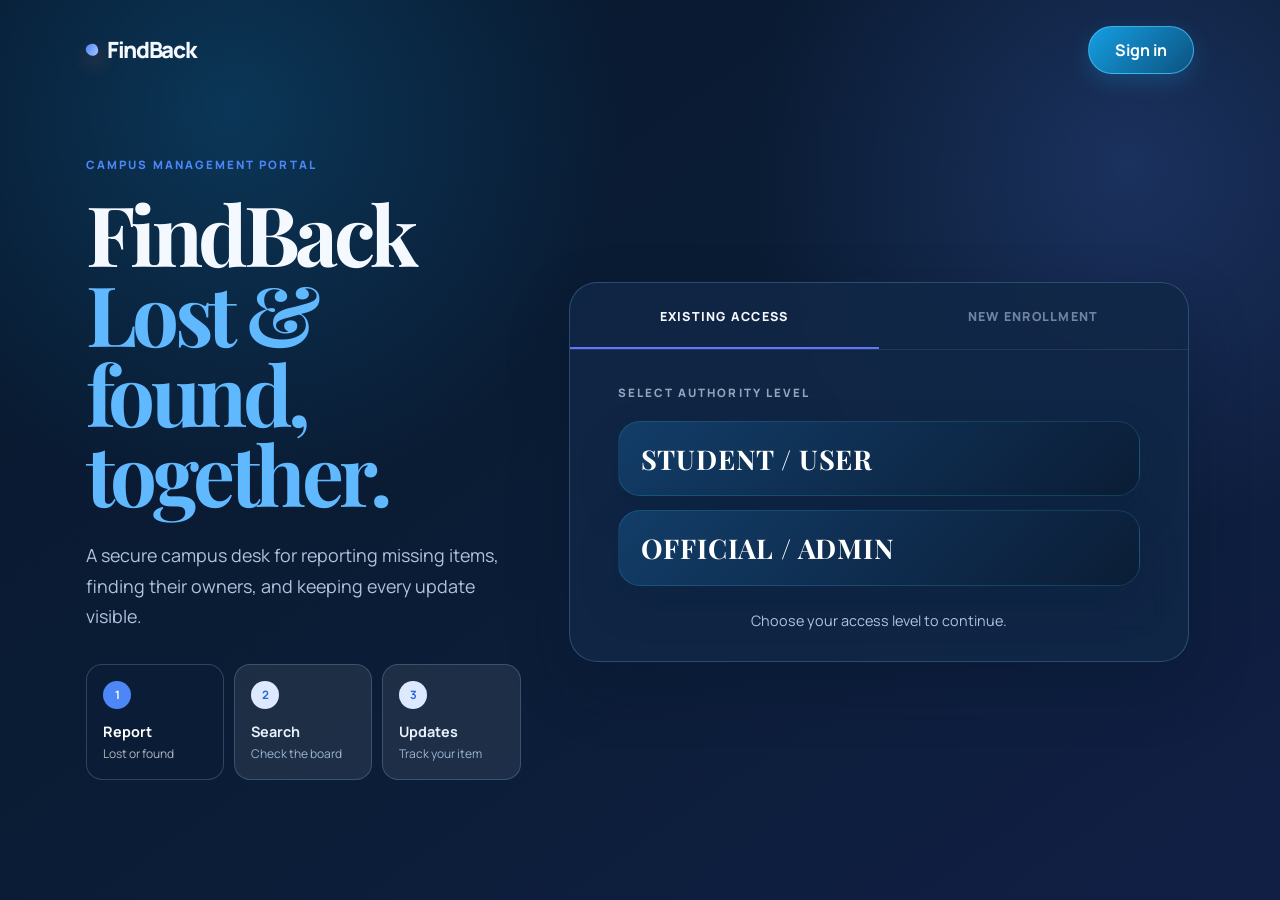
<file: frontend/index.html>
<!doctype html>
<html lang="en">
<head>
  <meta charset="UTF-8">
  <meta name="viewport" content="width=device-width, initial-scale=1.0">
  <title>FindBack | Campus Management Portal</title>
  <link rel="stylesheet" href="../css/style.css">
</head>
<body class="home">
  <nav>
    <a class="brand" href="index.html">FindBack</a>
    <div data-nav-links></div>
  </nav>

  <main class="gate portal-gate">
    <div class="gate-copy">
      <p class="eyebrow">CAMPUS MANAGEMENT PORTAL</p>
      <h1>FindBack<br><em>Lost & found, together.</em></h1>
      <p class="lead">A secure campus desk for reporting missing items, finding their owners, and keeping every update visible.</p>
      <div class="flow-steps login-journey" aria-label="FindBack workspace">
        <div class="flow-step active"><b>1</b><strong>Report</strong><small>Lost or found</small></div>
        <div class="flow-step"><b>2</b><strong>Search</strong><small>Check the board</small></div>
        <div class="flow-step"><b>3</b><strong>Updates</strong><small>Track your item</small></div>
      </div>
    </div>

    <section class="gate-panel portal-card">
      <div class="portal-tabs" role="tablist" aria-label="Account access">
        <button class="portal-tab active" type="button" role="tab" aria-selected="true" data-auth-tab="login">EXISTING ACCESS</button>
        <button class="portal-tab" type="button" role="tab" aria-selected="false" data-auth-tab="register">NEW ENROLLMENT</button>
      </div>
      <div id="role-step">
        <p class="eyebrow">SELECT AUTHORITY LEVEL</p>
        <div class="role-grid">
          <button class="role-card student" type="button" data-choose="student">
            <strong>STUDENT / USER</strong>
          </button>
          <button class="role-card admin" type="button" data-choose="admin">
            <strong>OFFICIAL / ADMIN</strong>
          </button>
        </div>
        <p class="account-prompt">Choose your access level to continue.</p>
      </div>

      <div id="login-step" hidden>
        <button class="text-link" id="back-to-roles" type="button">Change view</button>
        <p class="eyebrow" id="login-eyebrow">IDENTITY TAG</p>
        <form data-auth="login">
          <input type="hidden" name="role" value="student">
          <label>Email<input name="email" type="email" required placeholder="you@college.edu"></label>
          <label>Security key<input name="password" type="password" required></label>
          <button class="button" type="submit" id="login-submit">ENTER PORTAL</button>
          <p class="form-message"></p>
        </form>
        <p id="student-extra">New student? <a id="create-account-link" href="register.html?role=student">Create a student account</a></p>
        <p id="admin-extra" hidden>Need access? <a id="admin-account-link" href="register.html?role=admin">Create an admin account</a></p>
      </div>

      <div id="register-step" hidden>
        <p class="eyebrow">SELECT AUTHORITY LEVEL</p>
        <div class="role-grid compact">
          <button class="role-card student selected" type="button" data-register-role="student"><strong>CITIZEN / USER</strong></button>
          <button class="role-card admin" type="button" data-register-role="admin"><strong>OFFICIAL / ADMIN</strong></button>
        </div>
        <form data-auth="register" class="portal-register-form">
          <input type="hidden" name="role" value="student">
          <label>Identity tag<input name="name" required placeholder="Your full name"></label>
          <label>Email address<input name="email" type="email" required placeholder="you@college.edu"></label>
          <label>Security key<input name="password" type="password" minlength="6" required placeholder="Minimum 6 characters"></label>
          <button class="button" type="submit">REGISTER NEW PROTOCOL</button>
          <p class="form-message"></p>
        </form>
      </div>

      <div id="enter-step" hidden>
        <p class="eyebrow">YOU’RE SIGNED IN</p>
        <h2 id="enter-title">Continue</h2>
        <p class="panel-note" id="enter-note"></p>
        <a class="button" id="enter-view" href="dashboard.html">Open my view</a>
      </div>
    </section>
  </main>
  <script src="../js/auth.js"></script>
</body>
</html>
</file>
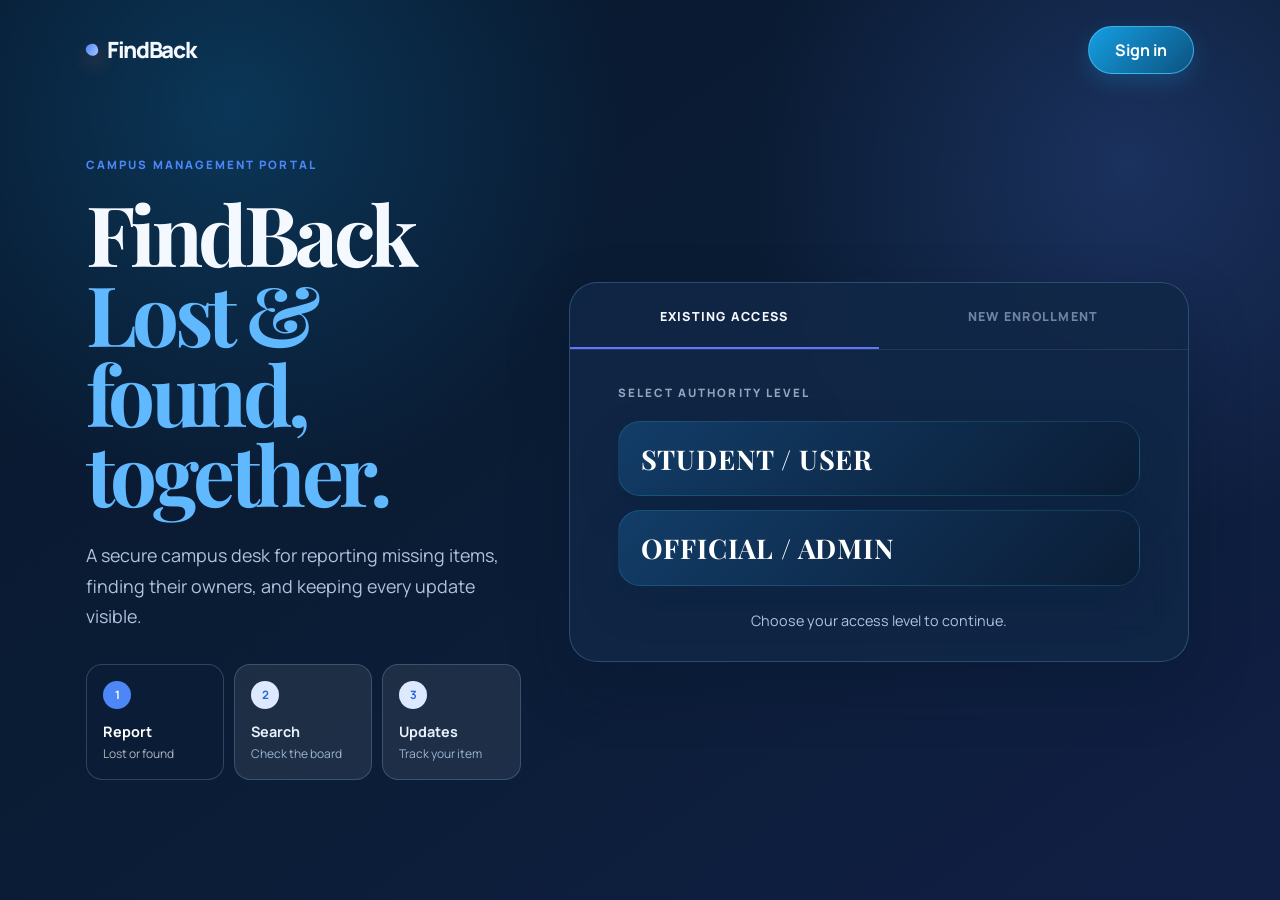
<file: frontend/admin.html>
<!doctype html>
<html lang="en">
<head>
  <meta charset="UTF-8">
  <meta name="viewport" content="width=device-width, initial-scale=1.0">
  <title>Admin view | FindBack</title>
  <link rel="stylesheet" href="../css/style.css">
</head>
<body>
  <nav>
    <a class="brand" href="index.html">FindBack</a>
    <div data-nav-links></div>
  </nav>
  <main class="content">
    <p class="eyebrow">ADMIN VIEW</p>
    <h1>Lost & found desk</h1>
    <p class="lead">New student lost reports land here. Search the board and mark an item found so students can see the update.</p>
    <div class="status-rail" aria-label="Admin verification flow"><div class="complete">Reported</div><div class="current">Match</div><div>Verify</div><div>Returned</div></div>
    <div id="stats" class="stats admin-stats">Loading...</div>

    <div class="section-head">
      <div>
        <p class="eyebrow">ALERTS</p>
        <h2>Student notifications</h2>
      </div>
      <button class="button small secondary" id="mark-read" type="button">Mark alerts read</button>
    </div>
    <div id="notifications" class="notice-list"><p>Loading alerts...</p></div>

    <div class="section-head">
      <div>
        <p class="eyebrow">SEARCH & UPDATE</p>
        <h2>Campus item board</h2>
      </div>
    </div>
    <form id="search-form" class="search-bar">
      <input id="item-search" type="search" placeholder="Search by name, location or category">
      <select id="type-filter">
        <option value="">All items</option>
        <option value="lost">Lost items</option>
        <option value="found">Found items</option>
      </select>
      <button class="button" type="submit">Search</button>
    </form>
    <div id="items" class="items-grid" data-admin-board><p>Loading reports...</p></div>

    <div class="section-head">
      <div><p class="eyebrow">STEP 3 · VERIFY</p><h2>Claim requests</h2></div>
      <span class="form-badge">REVIEW BEFORE RETURN</span>
    </div>
    <div id="claims" class="notice-list"><p>Loading claim requests...</p></div>
  </main>
  <script src="../js/auth.js"></script>
  <script src="../js/admin.js?v=2"></script>
  <script src="../js/items.js?v=2"></script>
</body>
</html>
</file>
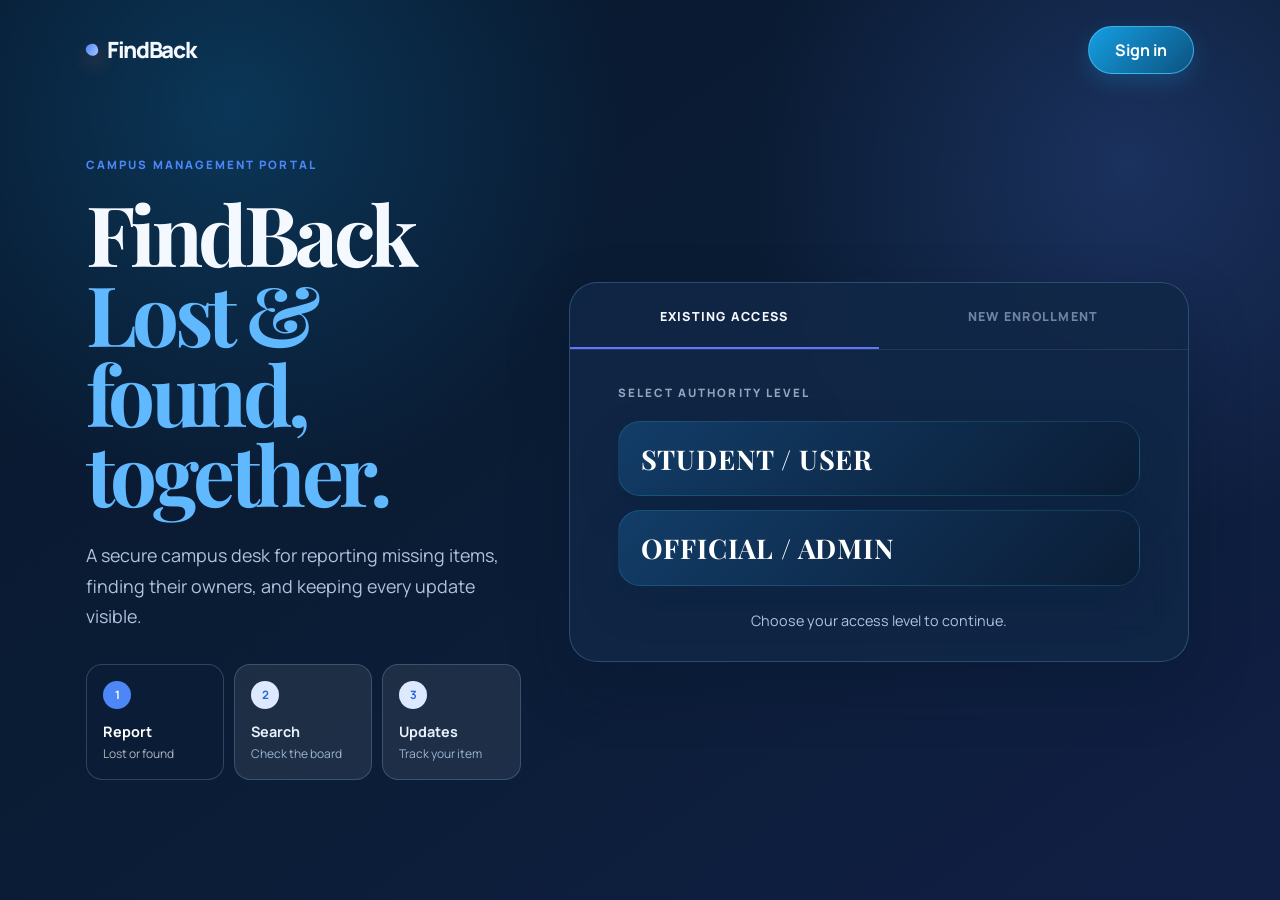
<file: frontend/dashboard.html>
<!doctype html>
<html lang="en">
<head>
  <meta charset="UTF-8">
  <meta name="viewport" content="width=device-width, initial-scale=1.0">
  <title>Student view | FindBack</title>
  <link rel="stylesheet" href="../css/style.css">
</head>
<body>
  <nav>
    <a class="brand" href="index.html">FindBack</a>
    <div data-nav-links></div>
  </nav>
  <main class="content">
    <p class="eyebrow">STUDENT VIEW</p>
    <h1 id="welcome">Welcome back</h1>
    <p class="lead">Report a lost item, search the board, and watch for admin “found” updates.</p>
    <div class="flow-steps" aria-label="Student journey">
      <div class="flow-step active"><b>1</b><strong>Report</strong><small>Tell us what happened</small></div>
      <div class="flow-step"><b>2</b><strong>Search</strong><small>Check campus finds</small></div>
      <div class="flow-step"><b>3</b><strong>Claim</strong><small>Share proof of ownership</small></div>
      <div class="flow-step"><b>4</b><strong>Return</strong><small>Collect your item</small></div>
    </div>
    <div class="dashboard-grid">
      <a class="feature-card" href="report-lost.html"><span>LOST</span><h2>Report a lost item</h2><p>Add the item name, photo, and where it was missed. Admin is notified right away.</p></a>
      <a class="feature-card warm" href="report-found.html"><span>FOUND</span><h2>Report a found item</h2><p>Help another student recover something you picked up on campus.</p></a>
      <a class="feature-card" href="items.html"><span>BOARD</span><h2>View lost & found</h2><p>Search every report. Found status from admin shows here too.</p></a>
      <a class="feature-card warm" href="my-reports.html"><span>UPDATES</span><h2>My reports</h2><p>See whether your lost item is still missing or was marked found.</p></a>
    </div>
    <div class="section-head">
      <div><p class="eyebrow">STUDENT NOTIFICATIONS</p><h2>Lost-item updates</h2></div>
    </div>
    <div id="student-notifications" class="notice-list"><p>Loading your notifications...</p></div>
  </main>
  <script src="../js/auth.js"></script>
  <script>
    const user = JSON.parse(localStorage.getItem('user') || 'null');
    if (!user) window.location.href = '/frontend/index.html';
    if (user && user.role === 'admin') window.location.href = '/frontend/admin.html';
    if (user) document.querySelector('#welcome').textContent = 'Hi, ' + user.name.split(' ')[0];
    if (user) {
      fetch('/api/auth/notifications/' + user.id)
        .then((response) => response.json().then((data) => ({ response, data })))
        .then(({ response, data }) => {
          const target = document.querySelector('#student-notifications');
          if (!response.ok) throw new Error(data.error || 'Unable to load notifications.');
          target.innerHTML = data.length ? data.map((note) => `
            <article class="notice ${note.is_read ? '' : 'unread'}">
              <strong>${note.item_status === 'found' ? 'FOUND UPDATE' : 'REPORT RECEIVED'}</strong>
              <p>${note.message}</p>
              <small>${note.title} · ${note.location}</small>
            </article>
          `).join('') : '<p>No updates yet. Your report updates will appear here.</p>';
        })
        .catch((error) => { document.querySelector('#student-notifications').innerHTML = `<p>${error.message}</p>`; });
    }
  </script>
</body>
</html>
</file>
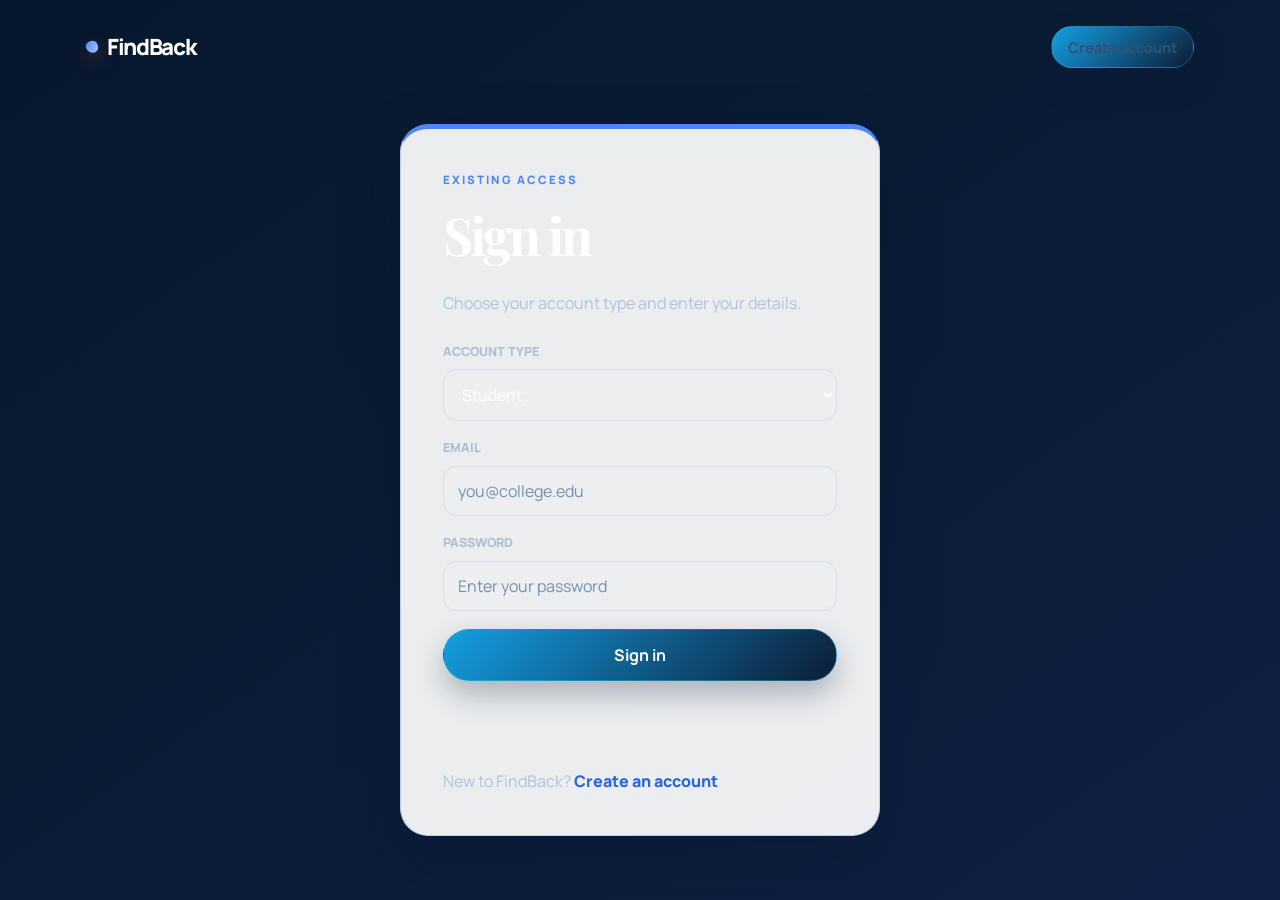
<file: frontend/login.html>
<!doctype html>
<html lang="en">
<head>
  <meta charset="UTF-8">
  <meta name="viewport" content="width=device-width, initial-scale=1.0">
  <title>Sign in | FindBack</title>
  <link rel="stylesheet" href="../css/style.css">
</head>
<body class="auth-page">
  <nav>
    <a class="brand" href="index.html">FindBack</a>
    <a class="button small" href="register.html?role=student">Create account</a>
  </nav>
  <main class="auth-layout">
    <section class="form-card auth-card">
      <p class="eyebrow">EXISTING ACCESS</p>
      <h1>Sign in</h1>
      <p class="panel-note">Choose your account type and enter your details.</p>
      <form data-auth="login">
        <label>Account type
          <select name="role" required>
            <option value="student">Student</option>
            <option value="admin">Admin</option>
          </select>
        </label>
        <label>Email<input name="email" type="email" required placeholder="you@college.edu"></label>
        <label>Password<input name="password" type="password" required placeholder="Enter your password"></label>
        <button class="button" type="submit">Sign in</button>
        <p class="form-message"></p>
      </form>
      <p class="auth-footnote">New to FindBack? <a href="register.html?role=student">Create an account</a></p>
    </section>
  </main>
  <script src="../js/auth.js"></script>
</body>
</html>
</file>
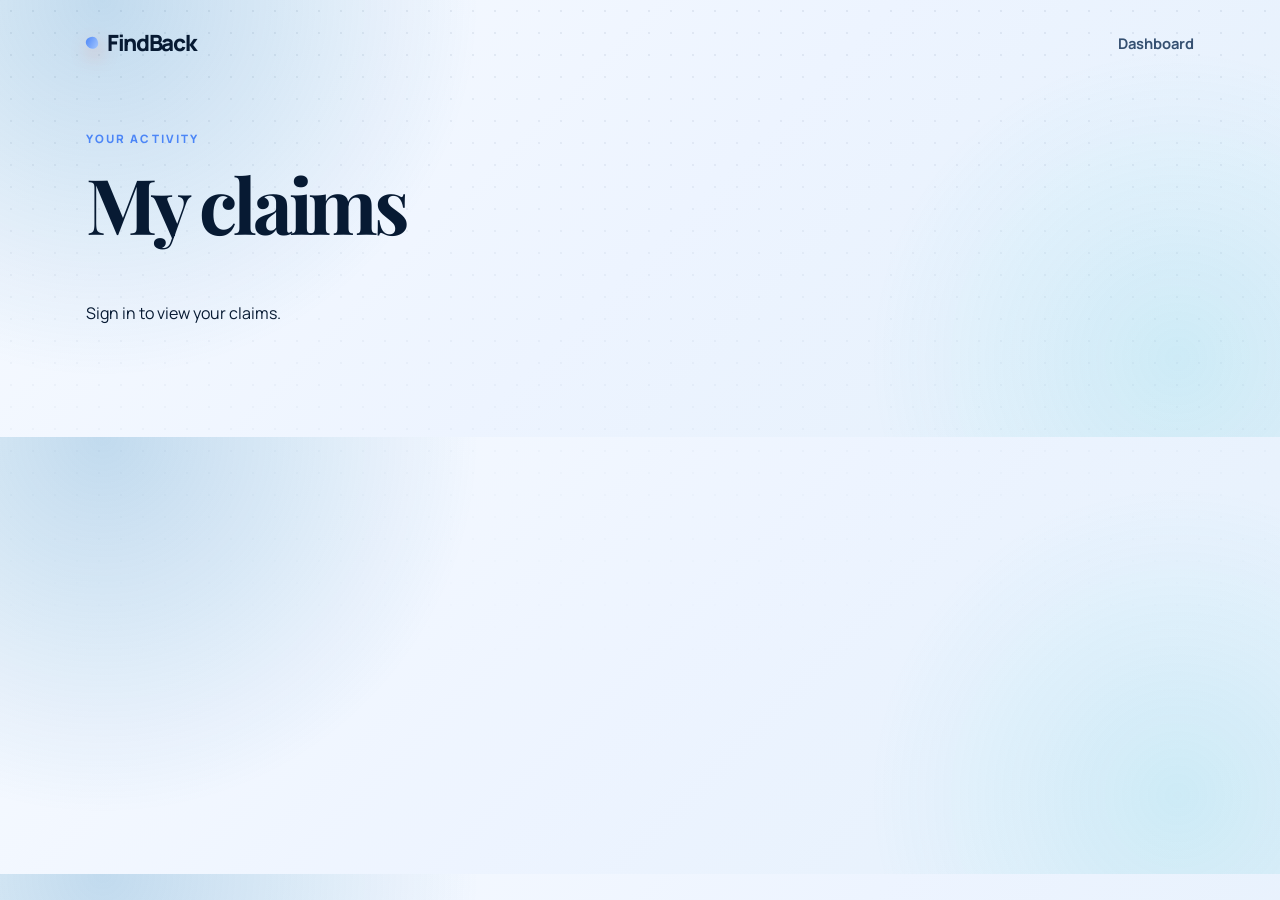
<file: frontend/my-claims.html>
<!doctype html><html lang="en"><head><meta charset="UTF-8"><meta name="viewport" content="width=device-width, initial-scale=1.0"><title>My claims | FindBack</title><link rel="stylesheet" href="../css/style.css"></head><body><nav><a class="brand" href="index.html">FindBack</a><a href="dashboard.html">Dashboard</a></nav><main class="content"><p class="eyebrow">YOUR ACTIVITY</p><h1>My claims</h1><div id="claims" class="items-grid"><p>Sign in to view your claims.</p></div></main><script src="../js/items.js"></script></body></html>
</file>
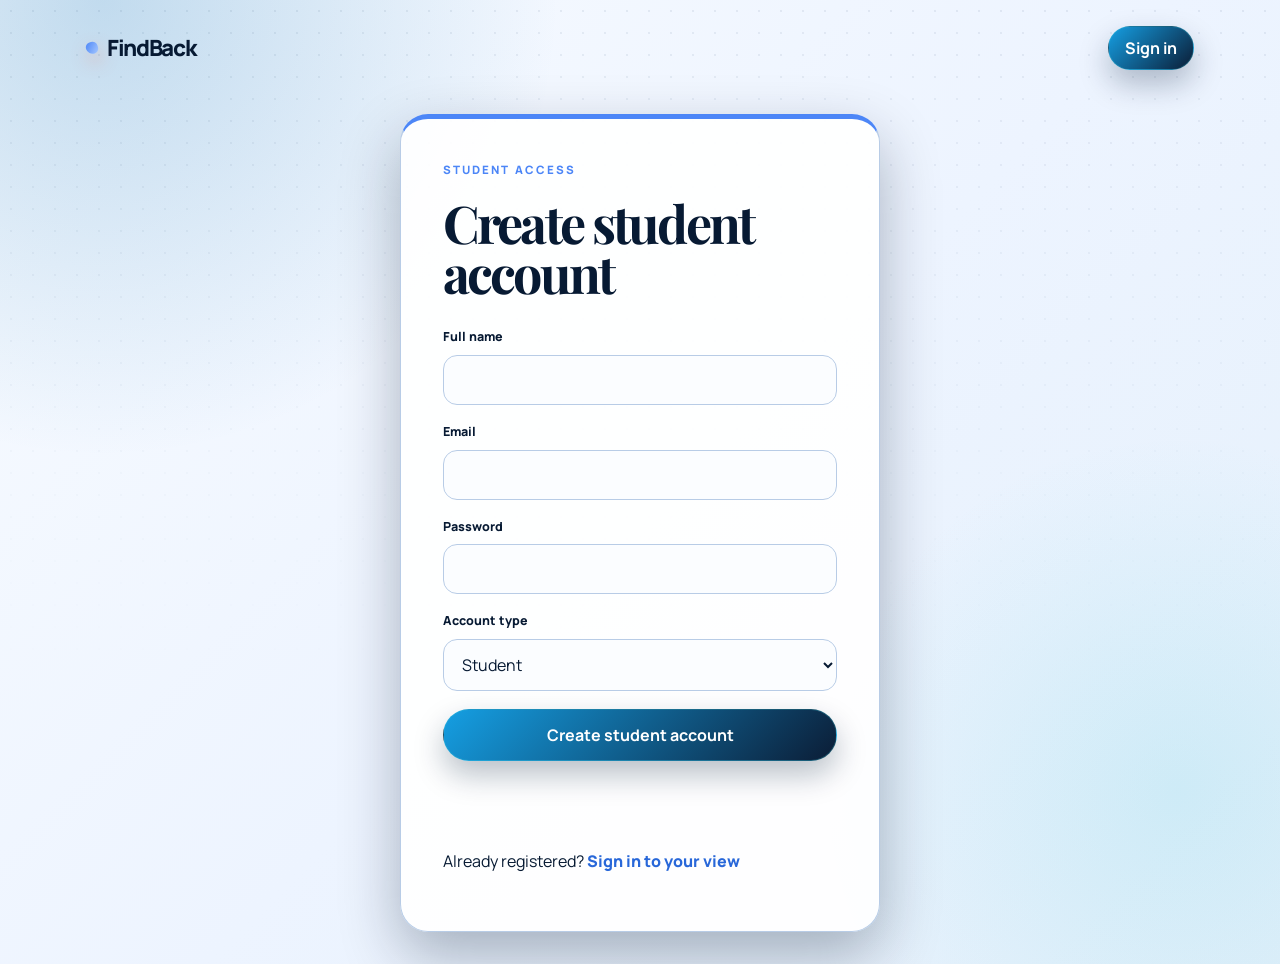
<file: frontend/register.html>
<!doctype html>
<html lang="en">
<head>
  <meta charset="UTF-8">
  <meta name="viewport" content="width=device-width, initial-scale=1.0">
  <title>Create account | FindBack</title>
  <link rel="stylesheet" href="../css/style.css">
</head>
<body>
  <nav>
    <a class="brand" href="index.html">FindBack</a>
    <div data-nav-links></div>
  </nav>
  <main class="form-page">
    <section class="form-card">
      <p class="eyebrow" id="register-eyebrow">STUDENT ACCESS</p>
      <h1 id="register-title">Create student account</h1>
      <form data-auth="register">
        <label>Full name<input name="name" required></label>
        <label>Email<input name="email" type="email" required></label>
        <label>Password<input name="password" type="password" minlength="6" required></label>
        <label>Account type
          <select name="role">
            <option value="student">Student</option>
            <option value="admin">Admin</option>
          </select>
        </label>
        <button class="button" type="submit">Create student account</button>
        <p class="form-message"></p>
      </form>
      <p>Already registered? <a href="index.html">Sign in to your view</a></p>
    </section>
  </main>
  <script src="../js/auth.js"></script>
</body>
</html>
</file>
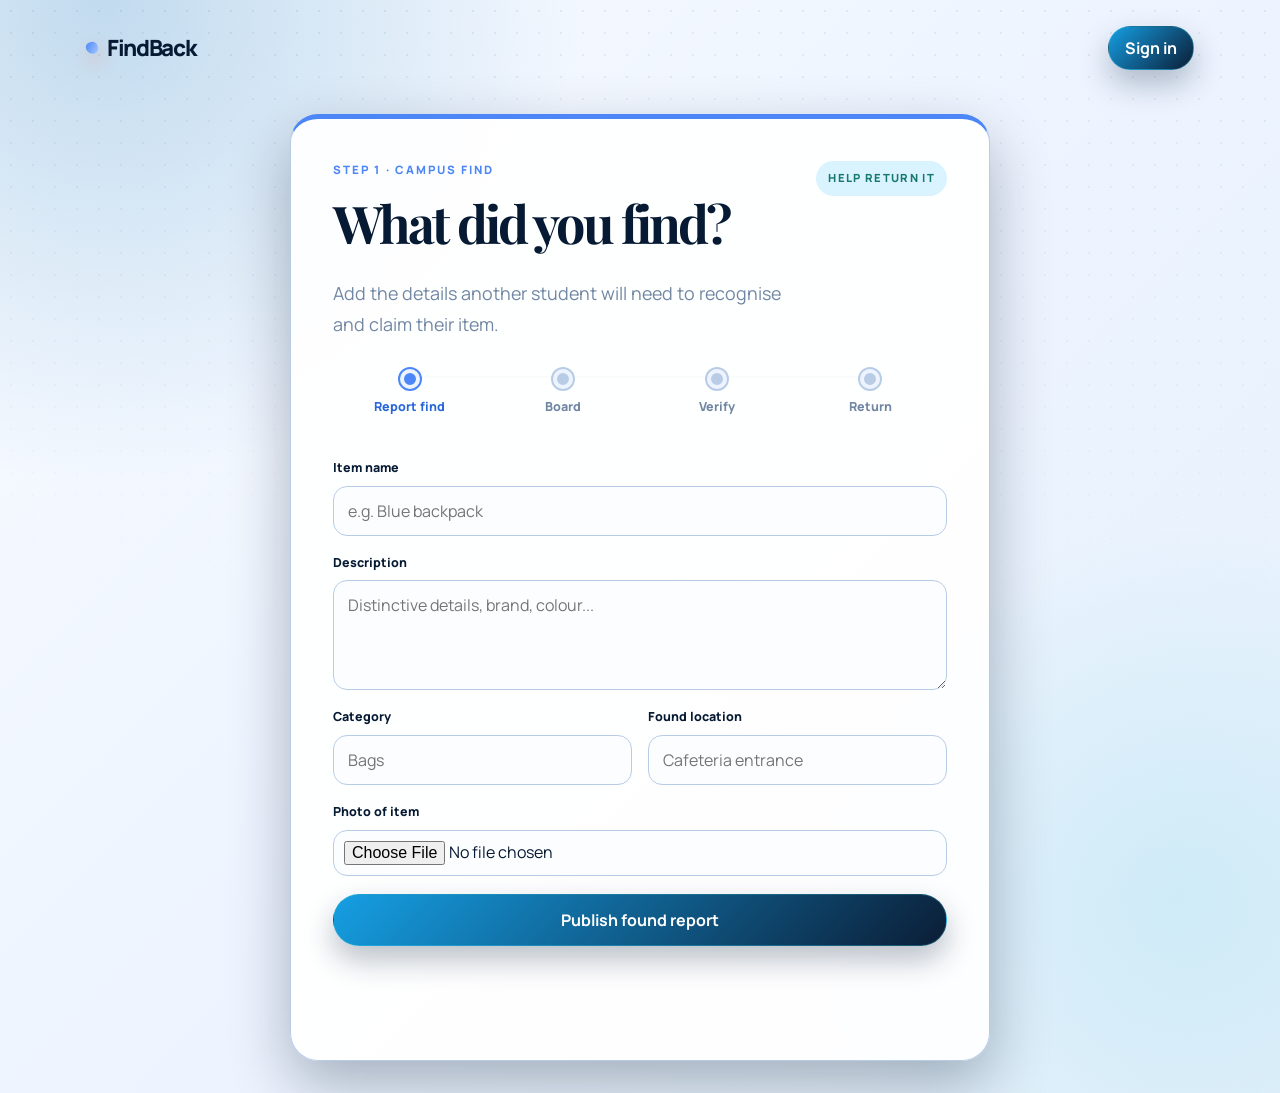
<file: frontend/report-found.html>
<!doctype html>
<html lang="en">
<head>
  <meta charset="UTF-8">
  <meta name="viewport" content="width=device-width, initial-scale=1.0">
  <title>Report found item | FindBack</title>
  <link rel="stylesheet" href="../css/style.css">
</head>
<body>
  <nav>
    <a class="brand" href="index.html">FindBack</a>
    <div data-nav-links></div>
  </nav>
  <main class="form-page">
    <section class="form-card wide">
      <div class="form-intro">
        <div><p class="eyebrow">STEP 1 · CAMPUS FIND</p><h1>What did you find?</h1><p class="lead">Add the details another student will need to recognise and claim their item.</p></div>
        <span class="form-badge">HELP RETURN IT</span>
      </div>
      <div class="status-rail" aria-label="Found item flow"><div class="current">Report find</div><div>Board</div><div>Verify</div><div>Return</div></div>
      <form data-report="found" enctype="multipart/form-data">
        <label>Item name<input name="title" placeholder="e.g. Blue backpack" required></label>
        <label>Description<textarea name="description" placeholder="Distinctive details, brand, colour..." required></textarea></label>
        <div class="two-col">
          <label>Category<input name="category" placeholder="Bags" required></label>
          <label>Found location<input name="location" placeholder="Cafeteria entrance" required></label>
        </div>
        <label>Photo of item<input name="image" type="file" accept="image/png,image/jpeg,image/gif,image/webp"></label>
        <button class="button" type="submit">Publish found report</button>
        <p class="form-message"></p>
      </form>
    </section>
  </main>
  <script src="../js/auth.js"></script>
  <script src="../js/items.js"></script>
</body>
</html>
</file>
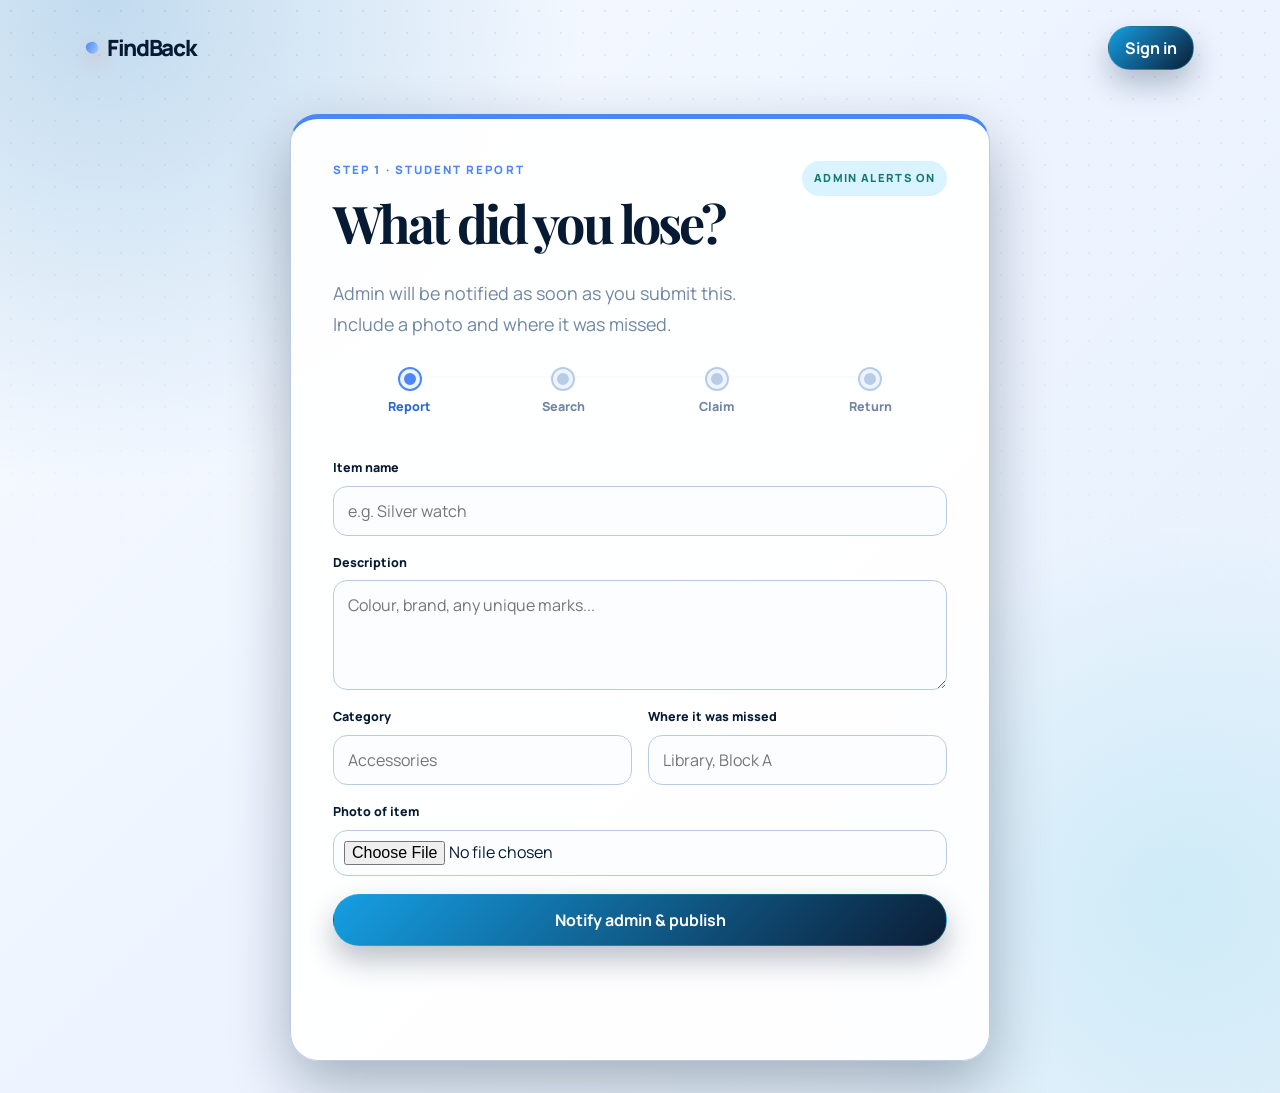
<file: frontend/report-lost.html>
<!doctype html>
<html lang="en">
<head>
  <meta charset="UTF-8">
  <meta name="viewport" content="width=device-width, initial-scale=1.0">
  <title>Report lost item | FindBack</title>
  <link rel="stylesheet" href="../css/style.css">
</head>
<body>
  <nav>
    <a class="brand" href="index.html">FindBack</a>
    <div data-nav-links></div>
  </nav>
  <main class="form-page">
    <section class="form-card wide">
      <div class="form-intro">
        <div><p class="eyebrow">STEP 1 · STUDENT REPORT</p><h1>What did you lose?</h1><p class="lead">Admin will be notified as soon as you submit this. Include a photo and where it was missed.</p></div>
        <span class="form-badge">ADMIN ALERTS ON</span>
      </div>
      <div class="status-rail" aria-label="Lost item flow"><div class="current">Report</div><div>Search</div><div>Claim</div><div>Return</div></div>
      <form data-report="lost" enctype="multipart/form-data">
        <label>Item name<input name="title" placeholder="e.g. Silver watch" required></label>
        <label>Description<textarea name="description" placeholder="Colour, brand, any unique marks..." required></textarea></label>
        <div class="two-col">
          <label>Category<input name="category" placeholder="Accessories" required></label>
          <label>Where it was missed<input name="location" placeholder="Library, Block A" required></label>
        </div>
        <label>Photo of item<input name="image" type="file" accept="image/png,image/jpeg,image/gif,image/webp" required></label>
        <button class="button" type="submit">Notify admin & publish</button>
        <p class="form-message"></p>
      </form>
    </section>
  </main>
  <script src="../js/auth.js"></script>
  <script src="../js/items.js"></script>
</body>
</html>
</file>
<file: css/style.css>
@import url('https://fonts.googleapis.com/css2?family=Manrope:wght@400;500;600;700;800&family=Playfair+Display:wght@600;700;800&display=swap');

:root { --ink:#071a33; --ink-soft:#355071; --muted:#7186a3; --paper:#edf4ff; --paper-deep:#d8e7fa; --navy:#0b1d36; --navy-light:#123d68; --navy-bright:#159fe3; --cyan:#5b83ff; --mint:#d9f3ff; --mint-dark:#187ca8; --coral:#4c86f7; --coral-deep:#2867d9; --coral-light:#dce9ff; --yellow:#a6c8ff; --line:#b8cce6; --white:#fff; --shadow:0 24px 60px rgba(2,19,44,.3); }
* { box-sizing:border-box; }
[hidden] { display:none !important; }
html { scroll-behavior:smooth; }
body { margin:0; min-width:320px; background:radial-gradient(circle at 8% 0%,rgba(22,118,184,.24),transparent 30%),radial-gradient(circle at 92% 82%,rgba(57,198,215,.14),transparent 25%),linear-gradient(135deg,#f8fbff 0%,var(--paper) 52%,#e4f0fb 100%); color:var(--ink); font:16px/1.5 'Manrope',sans-serif; }
body::before { background-image:radial-gradient(rgba(8,45,82,.07) 1px,transparent 1px); background-size:22px 22px; content:''; inset:0; mask-image:linear-gradient(to bottom,black,transparent 75%); pointer-events:none; position:fixed; z-index:-1; }
a { color:inherit; text-decoration:none; }
nav { align-items:center; display:flex; justify-content:space-between; margin:auto; max-width:1180px; padding:26px 36px 12px; }
nav div { align-items:center; display:flex; gap:26px; }
nav div a:not(.button),nav>a:not(.brand) { color:var(--ink-soft); font-size:.92rem; font-weight:700; }
nav div a:not(.button):hover,nav>a:not(.brand):hover { color:var(--coral); }
.brand { align-items:center; display:inline-flex; font-size:1.4rem; font-weight:800; letter-spacing:-.06em; }
.brand::before { background:linear-gradient(135deg,var(--coral),var(--yellow)); border-radius:50% 50% 50% 8px; box-shadow:0 8px 18px rgba(255,104,77,.35); content:''; height:12px; margin-right:9px; transform:rotate(-18deg); width:12px; }
.button { background:linear-gradient(135deg,var(--navy-bright),var(--navy)); border:1px solid rgba(57,198,215,.28); border-radius:999px; box-shadow:0 14px 30px rgba(6,29,58,.28); color:var(--white); cursor:pointer; display:inline-block; font:700 1rem 'Manrope',sans-serif; padding:14px 22px; transition:transform .2s,box-shadow .2s,filter .2s; }
.button:hover { filter:brightness(1.08); box-shadow:0 18px 34px rgba(8,45,82,.32); transform:translateY(-2px); }
.button.secondary { background:rgba(255,255,255,.8); border-color:var(--line); box-shadow:none; color:var(--ink); }
.button.secondary:hover { background:var(--navy); color:var(--white); }
.button.small { padding:10px 16px; }
.eyebrow { color:var(--coral); font-size:.72rem; font-weight:800; letter-spacing:.18em; margin:0 0 20px; }
.lead { color:var(--muted); font-size:1.12rem; line-height:1.7; margin:28px 0 32px; max-width:520px; }
.hero h1,.content h1,.form-card h1,.gate-copy h1 { color:var(--ink); font:700 clamp(3.15rem,6.5vw,6.5rem)/.96 'Playfair Display',serif; letter-spacing:-.055em; margin:0; max-width:780px; }
.hero h1 em,.gate-copy h1 em { color:var(--coral); font-style:normal; }
.hero { align-items:center; display:grid; gap:56px; grid-template-columns:minmax(0,1.08fr) minmax(300px,.92fr); margin:auto; max-width:1180px; min-height:610px; padding:56px 36px 70px; }
.hero-art { min-height:390px; position:relative; }
.hero-art::before { background:linear-gradient(135deg,var(--navy-bright),var(--cyan)); border-radius:48% 52% 46% 54%; box-shadow:0 24px 55px rgba(22,118,184,.3); content:''; inset:28px 4px 14px 32px; position:absolute; transform:rotate(-7deg); }
.hero-art::after { border:1px solid rgba(8,45,82,.2); border-radius:48% 52% 46% 54%; content:''; inset:42px 18px 0 16px; position:absolute; transform:rotate(7deg); }
.pin-card { background:rgba(255,255,255,.94); border:1px solid rgba(255,255,255,.6); box-shadow:var(--shadow); padding:24px; position:absolute; width:220px; z-index:1; }
.pin-card.primary { left:11%; top:30px; transform:rotate(-6deg); }
.pin-card.secondary { bottom:36px; right:4%; transform:rotate(7deg); }
.pin-card .pin { background:var(--coral); border-radius:50%; height:15px; left:50%; position:absolute; top:-8px; transform:translateX(-50%); width:15px; }
.pin-card.secondary .pin { background:var(--yellow); }
.pin-card span,.item-card>span { color:var(--coral); font-size:.68rem; font-weight:800; letter-spacing:.14em; }
.pin-card h2,.feature-card h2,.item-card h2,.section-head h2,.gate-panel h2 { font-family:'Playfair Display',serif; font-weight:700; }
.pin-card h2 { font-size:1.45rem; line-height:1.05; margin:15px 0 10px; }
.pin-card p,.item-card p { color:var(--muted); }
.stats { display:flex; gap:18px; justify-content:center; margin:auto; max-width:1108px; padding:0 36px 24px; }
.stats div { align-items:center; background:rgba(255,255,255,.75); border:1px solid var(--line); border-radius:18px; box-shadow:0 10px 25px rgba(8,45,82,.05); display:flex; flex:1; gap:12px; justify-content:center; min-height:90px; padding:18px 20px; }
.stats strong { color:var(--coral); font-size:.82rem; letter-spacing:.14em; }
.stats span { color:var(--muted); font-size:.9rem; }
.content { margin:auto; max-width:1180px; padding:58px 36px 96px; }
.content h1 { font-size:clamp(3rem,6vw,5.4rem); }
.dashboard-grid { display:grid; gap:18px; grid-template-columns:repeat(2,minmax(0,1fr)); margin-top:48px; max-width:850px; }
.feature-card { background:linear-gradient(135deg,var(--navy-light),var(--navy) 70%,#041226); border-radius:24px; color:var(--white); min-height:250px; overflow:hidden; padding:34px; position:relative; transition:transform .25s,box-shadow .25s; }
.feature-card.warm { background:linear-gradient(135deg,var(--coral),var(--coral-deep)); }
.feature-card:hover { box-shadow:var(--shadow); transform:translateY(-5px); }
.feature-card h2 { font-size:2rem; line-height:1; margin:58px 0 12px; position:relative; z-index:1; }
.feature-card p { color:rgba(255,255,255,.76); margin:0; max-width:290px; position:relative; z-index:1; }
.form-page { display:grid; min-height:calc(100vh - 88px); padding:32px; place-items:center; }
.auth-page { background:linear-gradient(145deg,#07172d 0%,#0b1d36 55%,#111f45 100%); color:#f4f8ff; min-height:100vh; }
.auth-page nav { max-width:1180px; }
.auth-page .brand { color:#fff; }
.auth-layout { display:grid; min-height:calc(100vh - 100px); padding:24px; place-items:center; }
.auth-card { background:rgba(17,39,70,.92); border:1px solid rgba(126,190,255,.24); border-top:0; color:#f4f8ff; max-width:510px; }
.auth-card h1 { color:#fff; font:700 3.4rem/1 'Playfair Display',serif; margin:0 0 12px; }
.auth-card .panel-note { color:#afc3df; margin-bottom:28px; }
.auth-card label { color:#afbdd2; text-transform:uppercase; }
.auth-card input,.auth-card select { background:rgba(255,255,255,.06); border-color:rgba(151,184,225,.25); color:#fff; }
.auth-card option { background:#122746; color:#fff; }
.auth-card input::placeholder { color:#7890ae; }
.auth-card input:focus,.auth-card select:focus { border-color:#159fe3; box-shadow:0 0 0 4px rgba(21,159,227,.15); }
.auth-card .button { text-align:center; width:100%; }
.auth-card .form-message { color:#b6c5ff; }
.auth-footnote { color:#afc3df; margin-bottom:0; }
.auth-footnote a { color:#76baff; font-weight:800; }
.form-card { background:rgba(255,255,255,.92); border:1px solid var(--line); border-radius:28px; border-top:5px solid var(--coral); box-shadow:var(--shadow); max-width:480px; padding:42px; width:100%; }
.form-card.wide { max-width:700px; }
.form-card h1 { font-size:3.25rem; margin-bottom:30px; }
.form-card a,.account-prompt a,#login-step a { color:var(--coral-deep); font-weight:800; }
form { display:grid; gap:18px; }
label { display:grid; font-size:.78rem; font-weight:800; gap:8px; }
input,textarea,select { background:#fbfdff; border:1px solid var(--line); border-radius:14px; color:var(--ink); font:1rem 'Manrope',sans-serif; outline:none; padding:13px 14px; }
input:focus,textarea:focus,select:focus { border-color:var(--mint-dark); box-shadow:0 0 0 4px rgba(22,143,136,.12); }
textarea { min-height:110px; resize:vertical; }
input[type=file] { padding:10px; }
.two-col { display:grid; gap:16px; grid-template-columns:1fr 1fr; }
.form-message { min-height:22px; }
.items-grid { display:grid; gap:20px; grid-template-columns:repeat(auto-fill,minmax(250px,1fr)); margin-top:44px; }
.item-card,.notice { background:rgba(255,255,255,.96); border:1px solid var(--line); border-radius:22px; box-shadow:0 10px 28px rgba(8,45,82,.06); padding:24px; }
.item-card { min-height:190px; overflow:hidden; transition:transform .2s,box-shadow .2s; }
.item-card:hover { box-shadow:var(--shadow); transform:translateY(-4px); }
.item-card img { display:block; height:180px; margin:-24px -24px 22px; object-fit:cover; width:calc(100% + 48px); }
.item-card h2 { font-size:1.55rem; line-height:1.05; margin:13px 0 10px; }
.item-card small { color:var(--ink-soft); font-size:.78rem; font-weight:700; }
.item-card .button { margin-top:16px; }
.item-card[data-status=found]>span { color:var(--mint-dark); }
.photo-fallback { align-items:center; background:var(--paper-deep); color:var(--muted); display:flex; height:140px; justify-content:center; margin:-24px -24px 22px; }
.admin-stats { background:var(--white); margin-top:44px; max-width:none; padding:30px; }
.admin-stats div { flex:1; flex-direction:column; gap:2px; }
.admin-stats strong { color:var(--navy); font:800 2.6rem 'Playfair Display',serif; }
.admin-stats span { text-transform:capitalize; }
.search-bar { display:grid; gap:12px; grid-template-columns:1fr 180px auto; margin:28px 0 8px; max-width:820px; }
.section-head { align-items:end; display:flex; justify-content:space-between; margin:48px 0 16px; }
.section-head h2 { color:var(--ink); font-size:2rem; line-height:1; margin:0; }
.notice-list { display:grid; gap:12px; }
.notice { border-radius:18px; padding:16px 18px; }
.notice.unread { border-color:var(--coral); box-shadow:0 0 0 3px rgba(255,104,77,.12); }
.notice strong { color:var(--coral-deep); font-size:.72rem; letter-spacing:.14em; }
.notice p { margin:8px 0 6px; }
.notice small { color:var(--muted); }
body.home { background:radial-gradient(circle at 18% 12%,rgba(21,159,227,.22),transparent 30%),radial-gradient(circle at 88% 18%,rgba(91,131,255,.2),transparent 28%),linear-gradient(145deg,#07172d 0%,#0b1d36 52%,#111f45 100%); color:#f4f8ff; min-height:100vh; }
body.home nav div a:not(.button),body.home nav>a:not(.brand) { color:#afc3df; }
body.home .brand,body.home .gate-copy h1 { color:#f4f8ff; }
body.home .gate-copy h1 em { color:#60b9ff; }
body.home .lead { color:#afc3df; }
body.home nav .button.small { background:linear-gradient(135deg,#159fe3,#0c527f); border:1px solid rgba(86,205,255,.65); border-radius:999px; box-shadow:0 8px 22px rgba(21,159,227,.24); color:#fff; padding:12px 26px; }
body.home nav .button.small:hover { background:linear-gradient(135deg,#27b8f4,#116a9e); box-shadow:0 12px 28px rgba(21,159,227,.34); }
.gate { align-items:center; display:grid; gap:48px; grid-template-columns:minmax(0,1.05fr) minmax(320px,.95fr); margin:auto; max-width:1180px; min-height:calc(100vh - 92px); padding:28px 36px 64px; }
.gate-copy h1 { max-width:620px; }
.gate-panel { backdrop-filter:blur(18px); background:rgba(17,39,70,.9); border:1px solid rgba(126,190,255,.25); border-radius:28px; box-shadow:var(--shadow); color:#f4f8ff; padding:32px; }
.gate-panel .panel-note,.gate-panel .account-prompt { color:#afc3df; }
.gate-panel h2 { color:#fff; }
.portal-gate { grid-template-columns:minmax(0,.82fr) minmax(420px,1.18fr); max-width:1180px; }
.portal-card { align-self:center; max-width:620px; overflow:hidden; padding:0 0 30px; }
.portal-card > #role-step,.portal-card > #login-step,.portal-card > #register-step,.portal-card > #enter-step { padding:34px 48px 0; }
.portal-tabs { border-bottom:1px solid rgba(151,184,225,.13); display:grid; grid-template-columns:1fr 1fr; }
.portal-tab { background:transparent; border:0; border-bottom:2px solid transparent; color:#7185a3; cursor:pointer; font:800 .78rem 'Manrope',sans-serif; letter-spacing:.1em; padding:25px 14px 22px; }
.portal-tab.active { border-bottom-color:#6474ff; color:#f7f9ff; }
.portal-card .eyebrow { color:#93a4bd; margin-bottom:20px; }
.portal-card label { color:#93a4bd; font-size:.76rem; letter-spacing:.04em; text-transform:uppercase; }
.portal-card input,.portal-card select { background:rgba(255,255,255,.045); border-color:rgba(147,164,189,.2); border-radius:18px; color:#f7f9ff; padding:17px 18px; }
.portal-card input::placeholder { color:#7185a3; }
.portal-card input:focus { border-color:#5b6cff; box-shadow:0 0 0 4px rgba(91,108,255,.16); }
.portal-card .button { background:#f8f9fc; border:0; border-radius:18px; box-shadow:0 14px 28px rgba(0,0,0,.22); color:#10172a; letter-spacing:.12em; margin-top:8px; padding:20px 22px; }
.portal-card .button:hover { background:#fff; color:#17265e; filter:none; transform:translateY(-2px); }
.portal-card .button span { font-size:1.35rem; font-weight:400; letter-spacing:0; margin-left:8px; vertical-align:-2px; }
.role-grid.compact { grid-template-columns:1fr 1fr; margin-bottom:28px; }
.role-card { align-items:center; display:flex; gap:15px; min-height:62px; padding:15px 18px; }
.role-card strong { font:800 .78rem 'Manrope',sans-serif; letter-spacing:.03em; }
.role-card .role-icon { color:#8495ff; font-size:1.35rem; line-height:1; }
.role-card.selected,.role-card:focus-visible { border-color:#5663e5; box-shadow:0 0 0 1px #5663e5,0 18px 40px rgba(18,35,90,.3); }
.role-card p { display:none; }
.portal-card .account-prompt { margin-bottom:0; }
.portal-card .form-message { color:#b6c5ff; }
.portal-card #login-step > form,.portal-register-form { gap:18px; }
.portal-card #login-step > form label,.portal-register-form label { gap:9px; }
.portal-card #login-step > form + p { color:#8fa3c0; }
.portal-card #login-step > form + p a,.portal-card a { color:#88a0ff; }
.gate-panel h2 { font-size:2.1rem; line-height:1.05; margin:0 0 8px; }
.panel-note { color:var(--muted); margin:0 0 22px; }
.role-grid { display:grid; gap:14px; }
.role-card { background:linear-gradient(135deg,var(--navy-light),var(--navy)); border:1px solid rgba(57,198,215,.18); border-radius:22px; box-shadow:0 18px 40px rgba(6,29,58,.24); color:var(--white); cursor:pointer; display:grid; gap:8px; padding:24px 22px 22px; text-align:left; transition:transform .2s,box-shadow .2s; width:100%; }
.role-card:hover { box-shadow:var(--shadow); transform:translateY(-4px); }
.role-card span { color:#7ee7ee; font-size:.7rem; font-weight:800; letter-spacing:.16em; }
.role-card strong { font:700 1.7rem/1 'Playfair Display',serif; }
.role-card p { color:rgba(255,255,255,.74); font-size:.95rem; margin:0; }
.role-card.admin { background:linear-gradient(135deg,var(--navy-light),var(--navy)); }
.role-card.admin span { color:#fff4d2; }
.account-prompt { color:var(--muted); font-size:.9rem; margin:24px 0 0; text-align:center; }
.flow-steps { display:grid; gap:10px; grid-template-columns:repeat(4,1fr); margin:34px 0 8px; max-width:920px; }
.login-journey { grid-template-columns:repeat(3,1fr); margin-top:32px; max-width:620px; }
.flow-step { background:rgba(255,255,255,.08); border:1px solid rgba(140,190,240,.25); border-radius:16px; color:#e8f2ff; min-height:108px; padding:16px; }
.flow-step.active { background:var(--navy); color:var(--white); }
.flow-step b { align-items:center; background:var(--coral-light); border-radius:50%; color:var(--coral-deep); display:inline-flex; font-size:.72rem; height:28px; justify-content:center; width:28px; }
.flow-step.active b { background:var(--coral); color:var(--white); }
.flow-step strong { display:block; font-size:.9rem; margin-top:12px; }
.flow-step small { color:#9db5d3; display:block; font-size:.75rem; margin-top:3px; }
.flow-step.active small { color:rgba(255,255,255,.68); }
.form-intro { align-items:start; display:flex; gap:18px; justify-content:space-between; margin-bottom:30px; }
.form-intro .lead { margin:0; }
.form-badge { background:var(--mint); border-radius:999px; color:#16796e; font-size:.7rem; font-weight:800; letter-spacing:.12em; padding:9px 12px; white-space:nowrap; }
.status-rail { align-items:center; display:grid; grid-template-columns:repeat(4,1fr); margin:0 0 42px; max-width:820px; }
.status-rail div { color:var(--muted); font-size:.78rem; font-weight:800; position:relative; text-align:center; }
.status-rail div::before { background:var(--line); border:4px solid var(--paper); border-radius:50%; content:''; display:block; height:12px; margin:0 auto 9px; outline:2px solid var(--line); width:12px; }
.status-rail div:not(:last-child)::after { background:var(--line); content:''; height:2px; left:50%; position:absolute; top:7px; width:100%; z-index:-1; }
.status-rail .complete { color:var(--mint-dark); }
.status-rail .complete::before { background:var(--mint-dark); outline-color:var(--mint-dark); }
.status-rail .current { color:var(--coral-deep); }
.status-rail .current::before { background:var(--coral); outline-color:var(--coral); }
.section-kicker { align-items:center; display:flex; gap:10px; }
.section-kicker::after { background:var(--line); content:''; flex:1; height:1px; }
.text-link { background:none; border:0; color:#73c9ff; cursor:pointer; font:700 .9rem 'Manrope',sans-serif; margin-bottom:10px; padding:0; text-align:left; }
#login-step .button,#enter-step .button { text-align:center; width:100%; }
#enter-step .button { margin-top:8px; }
@media (max-width:900px) { .gate { display:block; padding:20px 22px 48px; } .gate-panel { margin-top:28px; padding:24px 20px; } .portal-card { padding:0 0 24px; } .portal-card > #role-step,.portal-card > #login-step,.portal-card > #register-step,.portal-card > #enter-step { padding:28px 24px 0; } }
@media (max-width:760px) { nav { padding:20px; } nav div { gap:12px; } nav div a:not(.button) { display:none; } .hero { display:block; min-height:auto; padding:56px 22px 48px; } .hero h1 { font-size:clamp(3rem,15vw,5rem); } .hero-art { margin:42px auto 0; max-width:420px; min-height:310px; } .pin-card { padding:19px; width:190px; } .stats { flex-wrap:wrap; gap:16px; padding:0 22px 30px; } .content { padding:44px 22px 70px; } .dashboard-grid { grid-template-columns:1fr; margin-top:32px; } .form-page { padding:20px; } .form-card { padding:30px 22px; } .form-card h1 { font-size:2.7rem; } .two-col { grid-template-columns:1fr; } .admin-stats { align-items:flex-start; flex-direction:column; gap:22px; } .search-bar { grid-template-columns:1fr; } .section-head { align-items:start; flex-direction:column; gap:12px; } .flow-steps,.login-journey { grid-template-columns:repeat(2,1fr); } .form-intro { display:block; } .form-badge { display:inline-block; margin-top:14px; } .status-rail { margin-bottom:30px; } }
</file>
